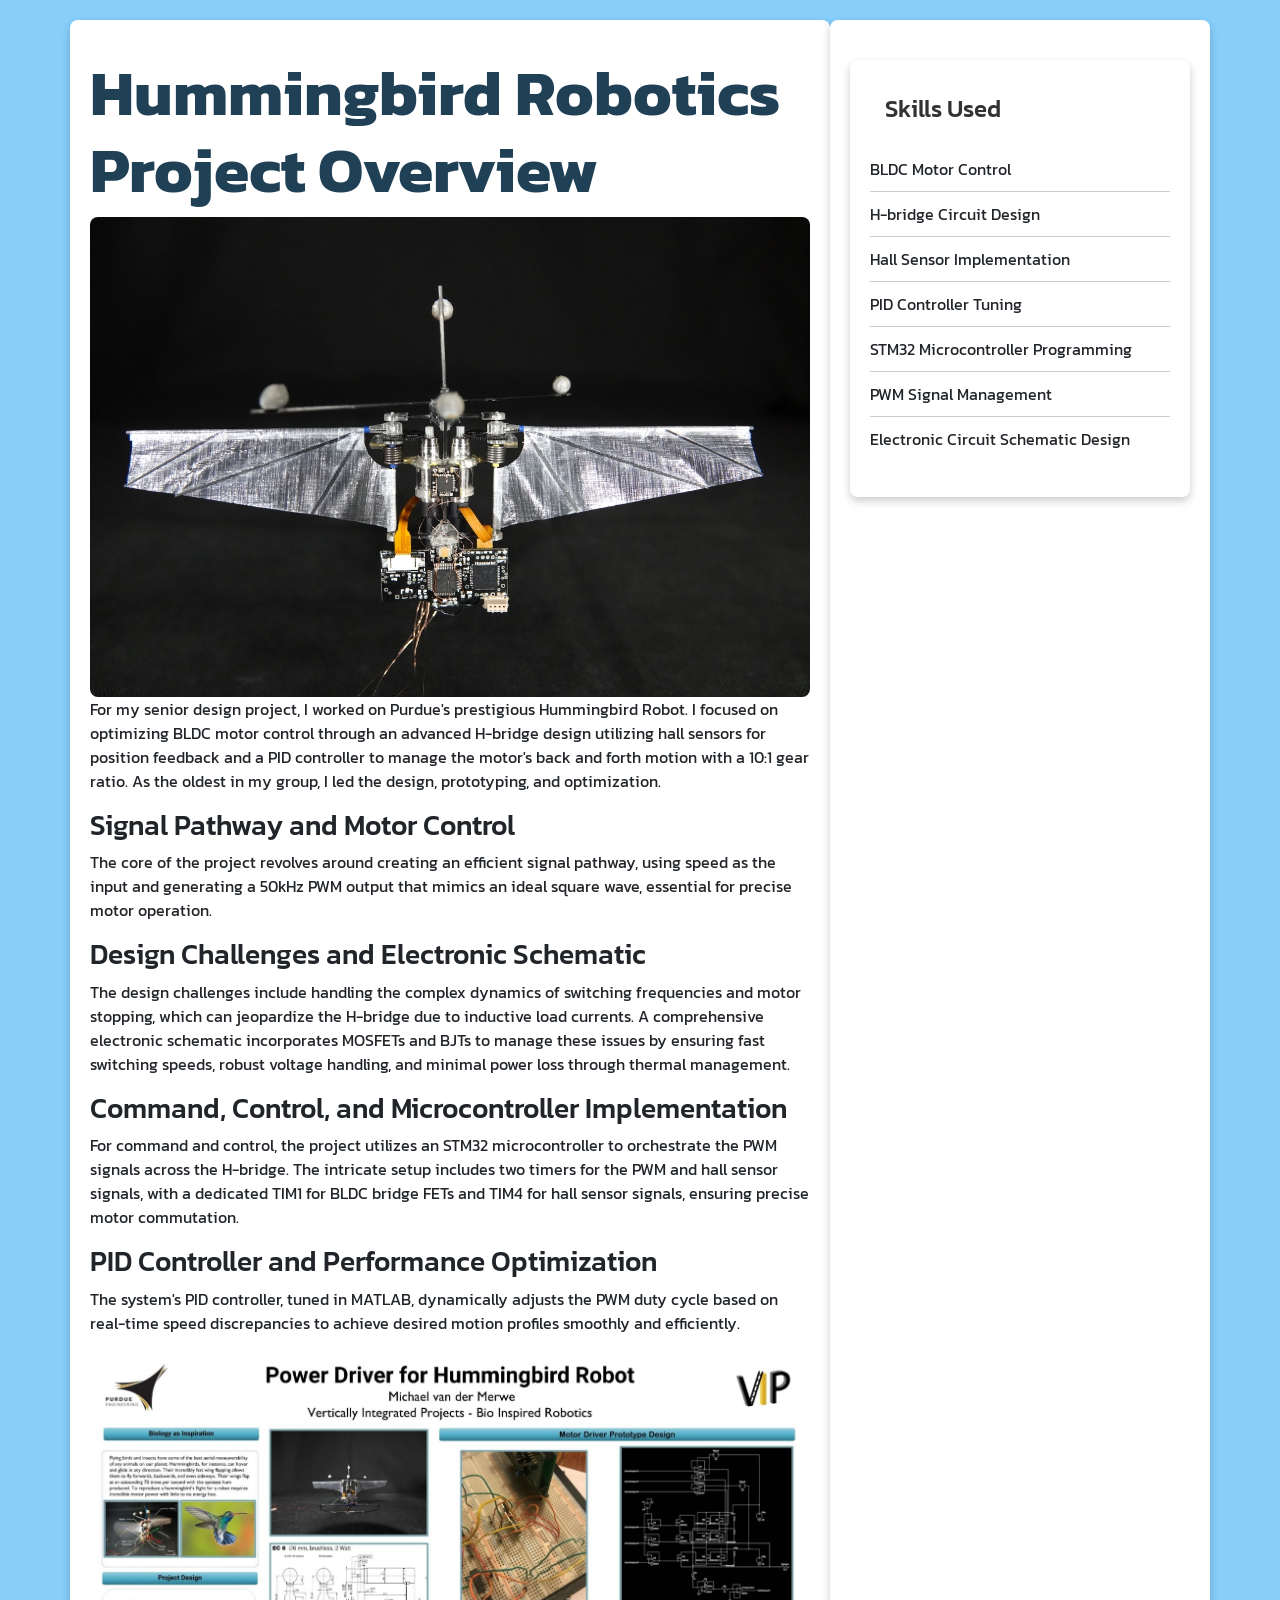
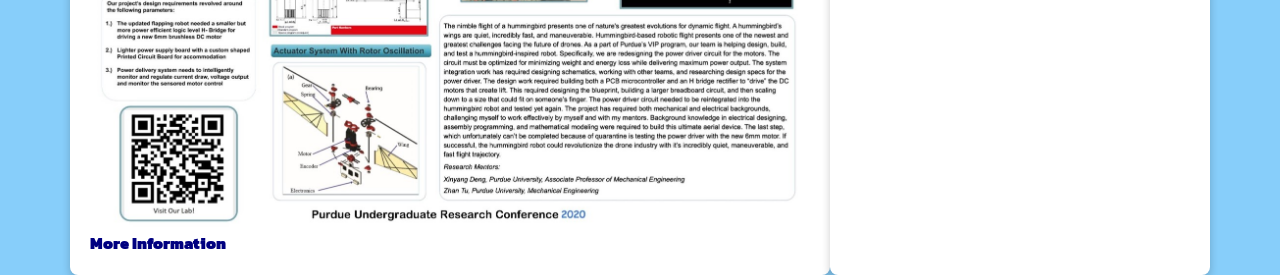
<file: projects/hummingbird.html>
<!DOCTYPE html>
<html lang="en">

<head>
    <meta charset="UTF-8">
    <meta http-equiv="X-UA-Compatible" content="IE=edge">
    <meta name="viewport" content="width=device-width, initial-scale=1.0, maximum-scale=1.0, user-scalable=0">
    <meta name="description" content="An assembly of Michael's personal life, interests, and hobbies.">
    <meta name="author" content="Michael van der Merwe">
    <link rel="stylesheet" type="text/css" href="../static/css/profile/main.css">
    <link rel="stylesheet" type="text/css" href="../static/css/profile/bootstrap.min.css">
    <link href="https://unpkg.com/aos@2.3.1/dist/aos.css" rel="stylesheet">
    <link rel="stylesheet" href="https://fonts.googleapis.com/css2?family=Kanit:wght@300">
    <link rel="shortcut icon" href="../static/favicon.ico">
    <link rel="stylesheet" href="https://cdnjs.cloudflare.com/ajax/libs/font-awesome/4.7.0/css/font-awesome.min.css">
    <link rel="stylesheet" href="../static/css/hummingbird/hummingbird.css">
    <title>Hummingbird Robotics Project Details</title>
</head>

<body>
<div class="container mainbody">
    <div class="row">
        <div class="col-md-8">
            <h1 class="headline">Hummingbird Robotics Project Overview</h1>
            <img src="../static/img/hummingbird2.jpg" alt="Hummingbird Robotics" class="header-image img-fluid">
            <p>For my senior design project, I worked on Purdue's prestigious Hummingbird Robot. I focused on optimizing BLDC motor control through an advanced H-bridge design utilizing hall sensors for position feedback and a PID controller to manage the motor's back and forth motion with a 10:1 gear ratio. As the oldest in my group, I led the design, prototyping, and optimization.</p>
            <h3>Signal Pathway and Motor Control</h3>
            <p>The core of the project revolves around creating an efficient signal pathway, using speed as the input and generating a 50kHz PWM output that mimics an ideal square wave, essential for precise motor operation.</p>
            <h3>Design Challenges and Electronic Schematic</h3>
            <p>The design challenges include handling the complex dynamics of switching frequencies and motor stopping, which can jeopardize the H-bridge due to inductive load currents. A comprehensive electronic schematic incorporates MOSFETs and BJTs to manage these issues by ensuring fast switching speeds, robust voltage handling, and minimal power loss through thermal management.</p>
            <h3>Command, Control, and Microcontroller Implementation</h3>
            <p>For command and control, the project utilizes an STM32 microcontroller to orchestrate the PWM signals across the H-bridge. The intricate setup includes two timers for the PWM and hall sensor signals, with a dedicated TIM1 for BLDC bridge FETs and TIM4 for hall sensor signals, ensuring precise motor commutation.</p>
            <h3>PID Controller and Performance Optimization</h3>
            <p>The system's PID controller, tuned in MATLAB, dynamically adjusts the PWM duty cycle based on real-time speed discrepancies to achieve desired motion profiles smoothly and efficiently.</p>
            <img src="../static/img/hummingbirdposter.jpg" alt="Hummingbird Project Poster" class="img-fluid">
            <a href="https://youtu.be/GCEbEL_EmyQ?si=bXYXMF0GbUpFzvmZ" class="more-info" target="_blank">More Information</a>
        </div>
        <div class="col-md-4">
            <div class="skills-container">
                <h2 class="headline2">Skills Used</h2>
                <ul>
                    <li>BLDC Motor Control</li>
                    <li>H-bridge Circuit Design</li>
                    <li>Hall Sensor Implementation</li>
                    <li>PID Controller Tuning</li>
                    <li>STM32 Microcontroller Programming</li>
                    <li>PWM Signal Management</li>
                    <li>Electronic Circuit Schematic Design</li>
                </ul>
            </div>
        </div>
    </div>
</div>

<script src="https://code.jquery.com/jquery-3.6.0.min.js"></script>
<script type="text/javascript" src="../static/scripts/profile/bootstrap.min.js"></script>
<script src="https://unpkg.com/aos@2.3.1/dist/aos.js"></script>
<script type="text/javascript" src="../static/scripts/profile/main.js"></script>
<script>
    AOS.init();
</script>
</body>

</html>
</file>
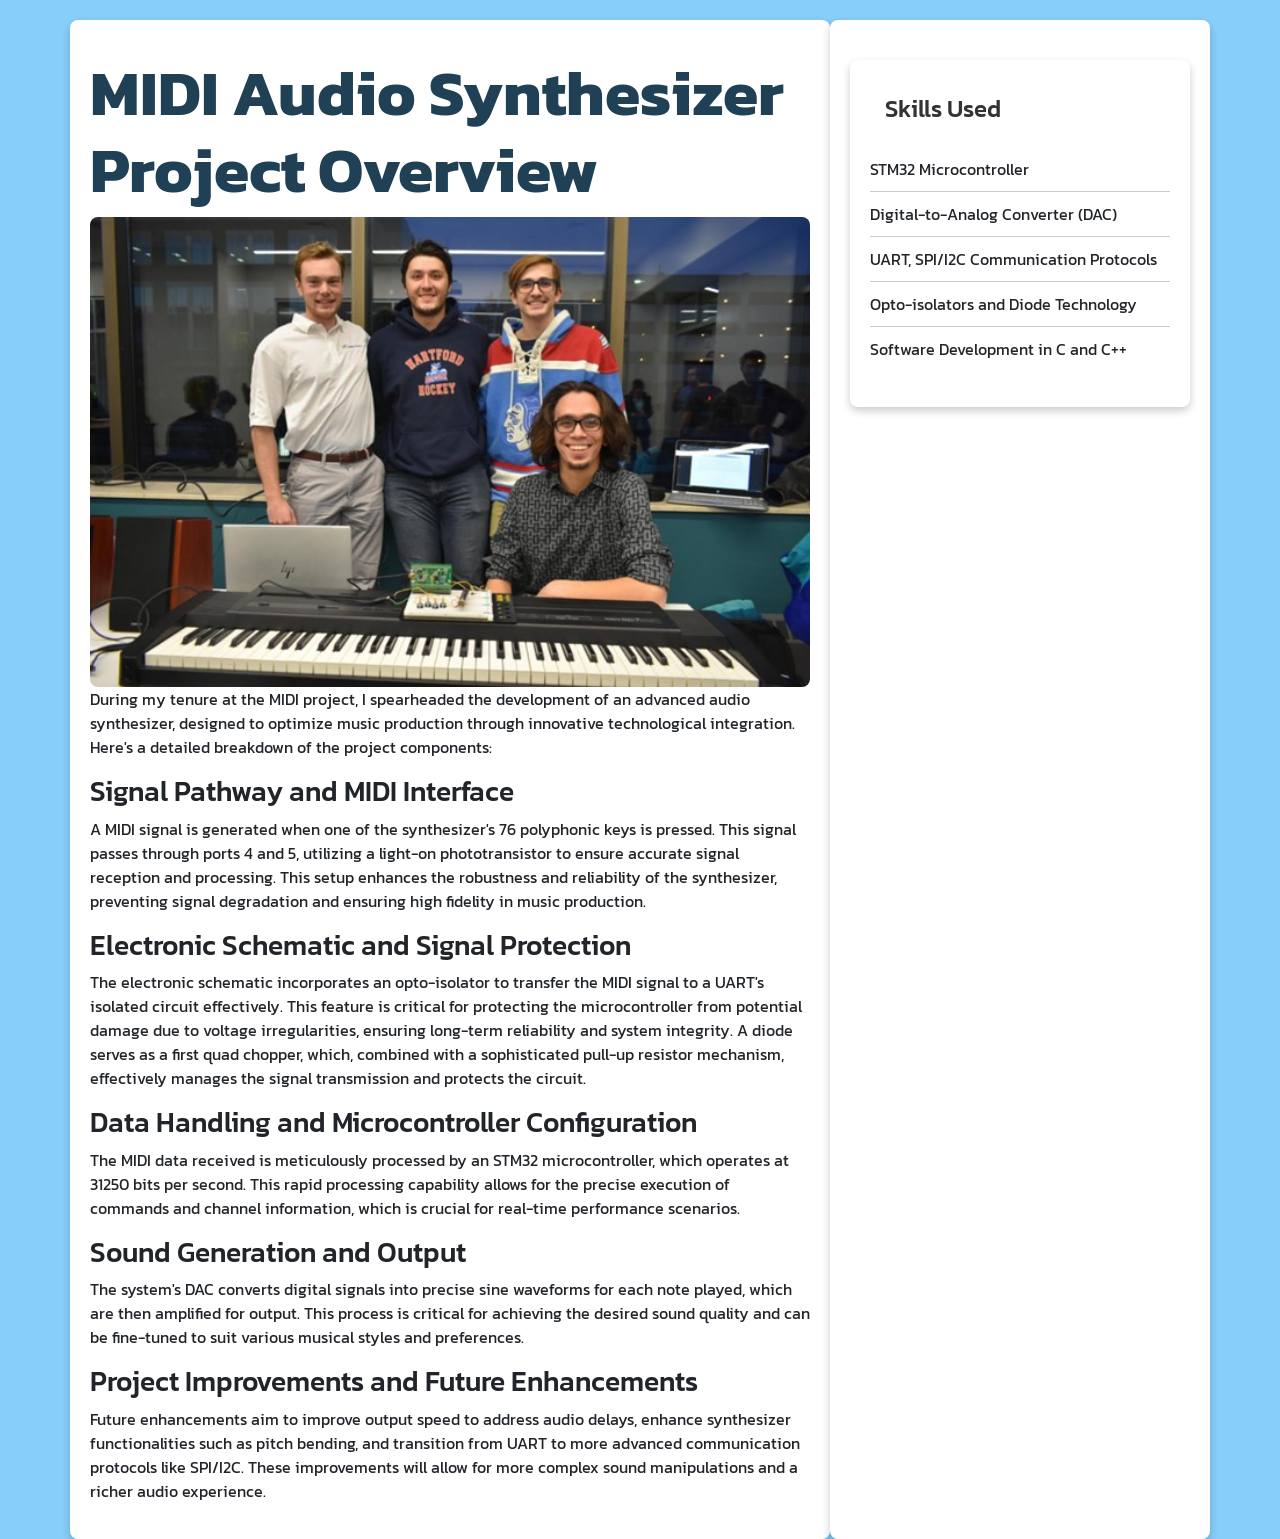
<file: projects/midi.html>
<!DOCTYPE html>
<html lang="en">

<head>
    <meta charset="UTF-8">
    <meta http-equiv="X-UA-Compatible" content="IE=edge">
    <meta name="viewport" content="width=device-width, initial-scale=1.0, maximum-scale=1.0, user-scalable=0">
    <meta name="description" content="An assembly of Michael's personal life, interests, and hobbies.">
    <meta name="author" content="Michael van der Merwe">
    <link rel="stylesheet" type="text/css" href="../static/css/profile/main.css">
    <link rel="stylesheet" type="text/css" href="../static/css/profile/bootstrap.min.css">
    <link href="https://unpkg.com/aos@2.3.1/dist/aos.css" rel="stylesheet">
    <link rel="stylesheet" href="https://fonts.googleapis.com/css2?family=Kanit:wght@300">
    <link rel="shortcut icon" href="../static/favicon.ico">
    <link rel="stylesheet" href="https://cdnjs.cloudflare.com/ajax/libs/font-awesome/4.7.0/css/font-awesome.min.css">
    <link rel="stylesheet" href="../static/css/midi/midi.css">
    <title>MIDI Audio Synthesizer Project Details</title>
</head>

<body>
<div class="container mainbody">
    <div class="row">
        <div class="col-md-8">
            <h1 class="headline">MIDI Audio Synthesizer Project Overview</h1>
            <img src="../static/img/midi2.jpg" alt="MIDI Synthesizer" class="header-image img-fluid">
            <p>During my tenure at the MIDI project, I spearheaded the development of an advanced audio synthesizer, designed to optimize music production through innovative technological integration. Here's a detailed breakdown of the project components:</p>

            <h3>Signal Pathway and MIDI Interface</h3>
            <p>A MIDI signal is generated when one of the synthesizer's 76 polyphonic keys is pressed. This signal passes through ports 4 and 5, utilizing a light-on phototransistor to ensure accurate signal reception and processing. This setup enhances the robustness and reliability of the synthesizer, preventing signal degradation and ensuring high fidelity in music production.</p>

            <h3>Electronic Schematic and Signal Protection</h3>
            <p>The electronic schematic incorporates an opto-isolator to transfer the MIDI signal to a UART's isolated circuit effectively. This feature is critical for protecting the microcontroller from potential damage due to voltage irregularities, ensuring long-term reliability and system integrity. A diode serves as a first quad chopper, which, combined with a sophisticated pull-up resistor mechanism, effectively manages the signal transmission and protects the circuit.</p>

            <h3>Data Handling and Microcontroller Configuration</h3>
            <p>The MIDI data received is meticulously processed by an STM32 microcontroller, which operates at 31250 bits per second. This rapid processing capability allows for the precise execution of commands and channel information, which is crucial for real-time performance scenarios.</p>

            <h3>Sound Generation and Output</h3>
            <p>The system's DAC converts digital signals into precise sine waveforms for each note played, which are then amplified for output. This process is critical for achieving the desired sound quality and can be fine-tuned to suit various musical styles and preferences.</p>

            <h3>Project Improvements and Future Enhancements</h3>
            <p>Future enhancements aim to improve output speed to address audio delays, enhance synthesizer functionalities such as pitch bending, and transition from UART to more advanced communication protocols like SPI/I2C. These improvements will allow for more complex sound manipulations and a richer audio experience.</p>
        </div>
        <div class="col-md-4">
            <div class="skills-container">
                <h2 class="headline2">Skills Used</h2>
                <ul>
                    <li>STM32 Microcontroller</li>
                    <li>Digital-to-Analog Converter (DAC)</li>
                    <li>UART, SPI/I2C Communication Protocols</li>
                    <li>Opto-isolators and Diode Technology</li>
                    <li>Software Development in C and C++</li>
                </ul>
            </div>
        </div>
    </div>
</div>

<script src="https://code.jquery.com/jquery-3.6.0.min.js"></script>
<script type="text/javascript" src="../static/scripts/profile/bootstrap.min.js"></script>
<script src="https://unpkg.com/aos@2.3.1/dist/aos.js"></script>
<script type="text/javascript" src="../static/scripts/profile/main.js"></script>
<script>
    AOS.init();
</script>
</body>

</html>
</file>
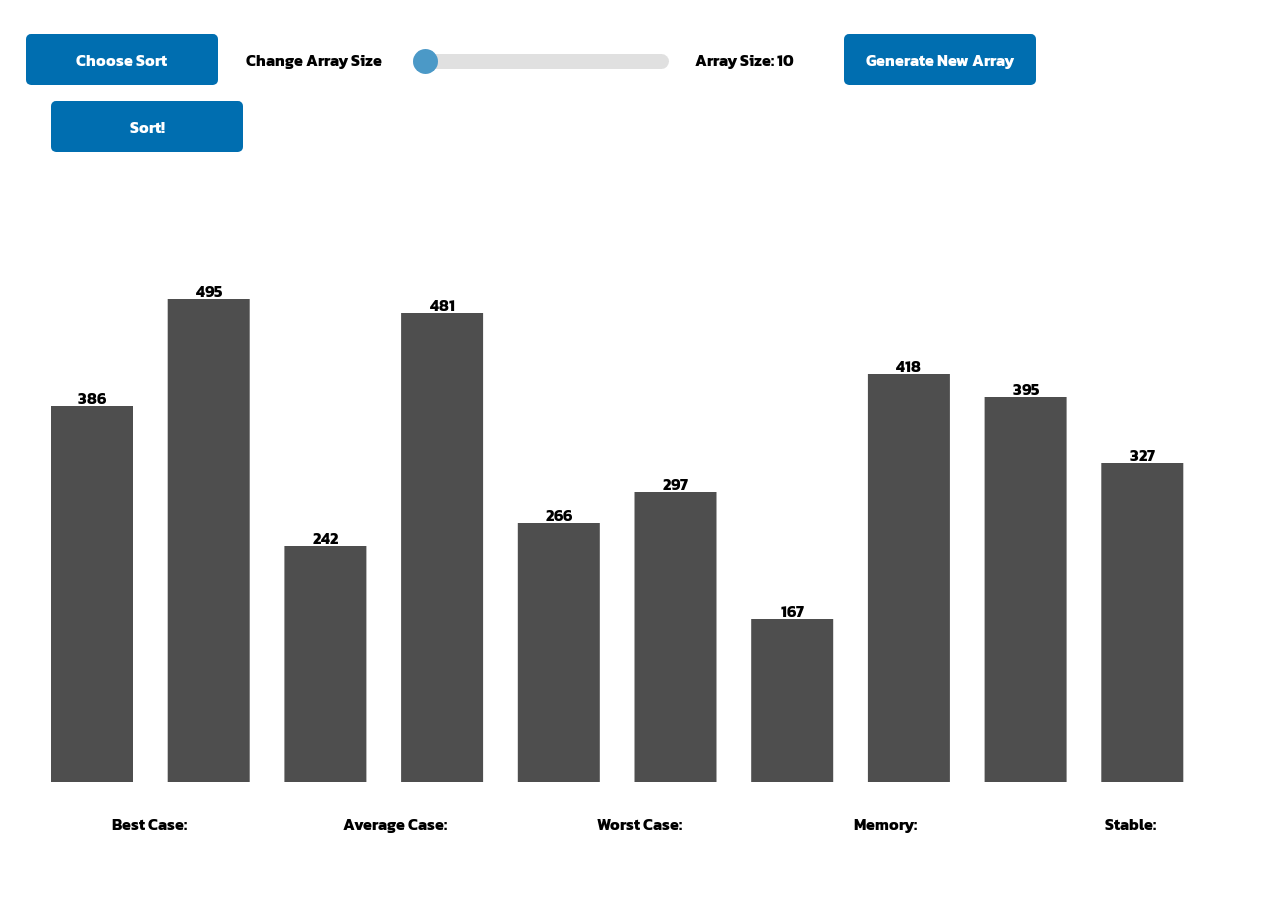
<file: projects/sorting.html>
<!DOCTYPE html>
<html lang="en">

<head>
    <meta charset="UTF-8">
    <meta http-equiv="X-UA-Compatible" content="IE=edge">
    <meta name="viewport" content="width=device-width, initial-scale=1.0, maximum-scale=1.0, user-scalable=0">
    <meta name="description" content="Sorting visualization tool">
    <meta name="author" content="Michael van der Merwe">
    <link rel="stylesheet" href="../static/css/sorting/sorting.css">
    <link rel="stylesheet" href="https://fonts.googleapis.com/css2?family=Kanit:wght@300" type="text/css">
    <link rel="shortcut icon" href="../static/favicon.ico">
    <title>Sorting Visualizer</title>
</head>

<body>

<div class="dropdown">
    <p class="dropbox" id="main button"></p>
    <div class="dropdown-content">
        <button name="submit_button" id="bubble">Bubble Sort</button>
        <button name="submit_button" id="selection">Selection Sort</button>
        <button name="submit_button" id="insertion">Insertion Sort</button>
        <button name="submit_button" id="quick">Quick Sort</button>
        <button name="submit_button" id="merge">Merge Sort</button>
        <button name="submit_button" id="heap">Heap Sort</button>
    </div>
</div>

<p class="instruct">Change Array Size</p>

<div class="slidecontainer">
    <input type="range" min="10" max="200" value="10" class="slider" id="myRange">
</div>

<p class="arraysize">Array Size: <span id="rangeReader"></span></p>

<button class="generate" id="regenerate">Generate New Array</button>

<button class="performSort" id="performSort">Sort!</button>

<div class="chartContainer" id="chartContainer"></div>

<table class="sortTable">
    <tr>
        <th>Best Case:</th>
        <th>Average Case:</th>
        <th>Worst Case:</th>
        <th>Memory:</th>
        <th>Stable:</th>
    </tr>
    <tr>
        <td id="bestcase"><sup id="sup1"></sup></td>
        <td id="averagecase"><sup id="sup2"></sup></td>
        <td id="worstcase"><sup id="sup3"></sup></td>
        <td id="memory"></td>
        <td id="stable"></td>
    </tr>
</table>

<script src="../static/scripts/sorting/sorting.js"></script>
<script src="../static/scripts/sorting/dynamic.js"></script>

</body>
</html>
</file>
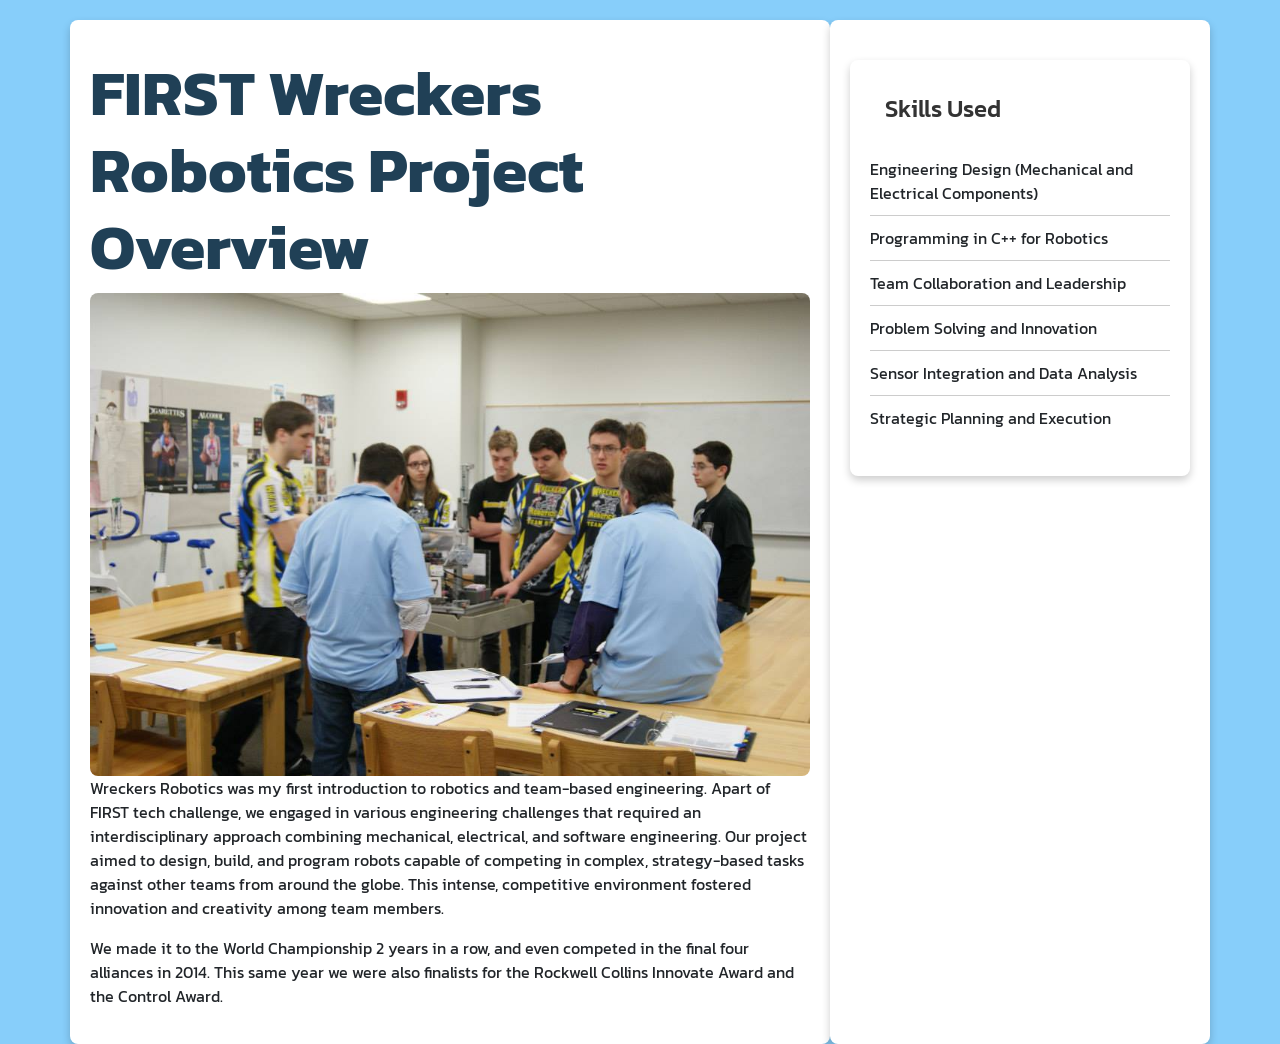
<file: projects/wreckers.html>
<!DOCTYPE html>
<html lang="en">

<head>
    <meta charset="UTF-8">
    <meta http-equiv="X-UA-Compatible" content="IE=edge">
    <meta name="viewport" content="width=device-width, initial-scale=1.0, maximum-scale=1.0, user-scalable=0">
    <meta name="description" content="An assembly of Michael's personal life, interests, and hobbies.">
    <meta name="author" content="Michael van der Merwe">
    <link rel="stylesheet" type="text/css" href="../static/css/profile/main.css">
    <link rel="stylesheet" type="text/css" href="../static/css/profile/bootstrap.min.css">
    <link href="https://unpkg.com/aos@2.3.1/dist/aos.css" rel="stylesheet">
    <link rel="stylesheet" href="https://fonts.googleapis.com/css2?family=Kanit:wght@300">
    <link rel="shortcut icon" href="../static/favicon.ico">
    <link rel="stylesheet" href="https://cdnjs.cloudflare.com/ajax/libs/font-awesome/4.7.0/css/font-awesome.min.css">
    <link rel="stylesheet" href="../static/css/wreckers/wreckers.css">
    <title>FIRST Wreckers Robotics Project Details</title>
</head>

<body>
<div class="container mainbody">
    <div class="row">
        <div class="col-md-8">
            <h1 class="headline">FIRST Wreckers Robotics Project Overview</h1>
            <img src="../static/img/wreckers12.jpg" alt="FIRST Wreckers Robotics" class="header-image img-fluid">
            <p>Wreckers Robotics was my first introduction to robotics and team-based engineering. Apart of FIRST tech challenge, we engaged in various engineering challenges that required an interdisciplinary approach combining mechanical, electrical, and software engineering. Our project aimed to design, build, and program robots capable of competing in complex, strategy-based tasks against other teams from around the globe. This intense, competitive environment fostered innovation and creativity among team members.</p>
            <p>We made it to the World Championship 2 years in a row, and even competed in the final four alliances in 2014. This same year we were also finalists for the Rockwell Collins Innovate Award and the Control Award.</p>
        </div>
        <div class="col-md-4">
            <div class="skills-container">
                <h2 class="headline2">Skills Used</h2>
                <ul>
                    <li>Engineering Design (Mechanical and Electrical Components)</li>
                    <li>Programming in C++ for Robotics</li>
                    <li>Team Collaboration and Leadership</li>
                    <li>Problem Solving and Innovation</li>
                    <li>Sensor Integration and Data Analysis</li>
                    <li>Strategic Planning and Execution</li>
                </ul>
            </div>
        </div>
    </div>
</div>

<script src="https://code.jquery.com/jquery-3.6.0.min.js"></script>
<script type="text/javascript" src="../static/scripts/profile/bootstrap.min.js"></script>
<script src="https://unpkg.com/aos@2.3.1/dist/aos.js"></script>
<script type="text/javascript" src="../static/scripts/profile/main.js"></script>
<script>
    AOS.init();
</script>
</body>

</html>
</file>
<file: static/css/profile/main.css>
html,
body {
  max-width: 100%;
  margin: 0;
  overflow-x: hidden;
  overflow-y: auto;
  background: #87CEFA !important; /* Light Sky Blue */
  font-weight: 500;
  font-family: 'kanit', sans-serif, arial, serif !important;
}


::selection {
  background: #FFA07A; /* WebKit/Blink Browsers */
}

::-moz-selection {
  background: #FFA07A; /* Gecko Browsers */
}

.bannertext {
    display: block;
    margin: 0 auto;
    text-align: center;
    z-index: 100;
    position: absolute;
    top: 50%;
    left: 50%;
    -webkit-transform: translate(-50%, -50%);
    -moz-transform: translate(-50%, -50%);
    -o-transform: translate(-50%, -50%);
    transform: translate(-50%, -50%);
    min-width: 320px;
  }

#logo{
    width: 220px;
    height: 220px;
    display: inline-block;
    opacity: 0.9;
    filter: alpha(opacity=90);
    cursor: pointer;
    border-radius: 50%;
}

.headline {
    margin-top: 15px !important;
    font-size: 4em;
    color: #F5FFFA;
    position: relative;
}

.headline2 {
    color: #1E90FF;
    font-size: 1.2em;
    padding: 15px;
}

.mainbody {
    z-index: 99;
    clear: both;
    display: block;
}

#introbanner {
    height: 100vh;
}

a {
    color: #000080 !important;
    font-weight: 1000;
}

a:hover {
  color: #535353 !important;
  cursor: pointer;
  text-decoration: none !important;
}

.major {
    text-transform: lowercase;
    font-size: 2em !important;
}

.minor {
  color: #2F4F4F;
  font-size: 1em !important;
}

.mainbody {
    margin-top: 5%;
}

i.introscroll {
    font-size: 2.5em;
    margin-top: 25%;
    opacity: 0.8;
    cursor: pointer;
}

.headline3 {
  margin-top: 5%;
  text-align: center;
}

.projectimage {
  opacity: 0.9;
  text-align: center;
  vertical-align: middle;
  border-radius: 50%;
  max-width: 80%;
  display: inline-block;
  position: relative;
  margin-top: 10%;
}

.pitem {
  margin-top: 5%;
  text-align: center;
  display: inline-block;
  margin-bottom: 6%;
  zoom: 1;
  letter-spacing: normal;
  word-spacing: normal;
  vertical-align: top;
  text-rendering: auto;
  padding-left: 5px;
  padding-right: 5px;
}

.projectname {
  margin-top: 20px;
  font-size: 1em;
  display: block;
}

.footer {
  margin-bottom: 0%;
  margin-top: 8%;
  padding: 0px;
  border-top: 2px solid #b0E0E6;
}

.navbar-default {
  background-color: #f3eee4  !important;
}

.navbar-text {
  display: block !important;
}

p.centrf {
  text-align: center;
  display: block;
  margin-top: 22px;
  font-size: 1.2em;
  padding:0px;
}

#tools {
  margin-top: 50px;
}

#toolitems {
  margin-top: 15px;
}

.logos {
  text-align: center;
  size:100px;
  margin-top:auto;
}

#photo_section {
  margin-top:75px;
}

.photo {
  margin-top: 5%;
  max-width: 80%;
}

.photo:hover {
  opacity:0.5;
  transition: 0.3s ease;
}

.fakein {
  color: #000080;
  font-weight: 700;
  cursor: pointer;
}

.fakein:hover {
  color: #ff0000
}

.img-fluid {
  object-position: center;
  max-height: 700px;
}

i.social {
  color: #fff;
  background: #191970;
  padding-top: 8px;
  height: 32px;
  width: 32px;
  border-radius: 25%
}

i.fa-envelope:hover {
  background: #ff0000;
}
i.fa-linkedin:hover {
  background: black;
}
i.fa-facebook:hover {
  background: #4267B2;
}
i.fa-spotify:hover {
  color: #1DB954;
  background: #535353;
}

@media screen and (min-width: 800px) {
  .pitema:nth-child(2),
  .minor.col-md-3:nth-child(3) {
    border: 1px solid #ddd;
    border-top: 0;
    border-bottom: 0;
  }

  .projectimage {
    max-width: 72%;
  }
  .projectname {
    margin-top: 20px;
    font-size: 1.4em;
  }
  .minor {
    font-size: 1.2em;
  }
  .pitem {
    margin-top: 0.2%;
    padding-right: 15px;
    padding-left: 15px;
  }
  p.centrf {
    left: 25%;
  }
  .headline3 {
    margin-top: 5%;
    text-align: center;
    margin-bottom: 3%;
  }
}

@media screen and (max-width: 800px) {
  .logos {
    text-align: center;
    size:100px;
    margin-top:15px;
  }
}
</file>
<file: static/css/hummingbird/hummingbird.css>
.container.mainbody {
    margin-top: 20px;
}

.header-image {
    width: 100%;
    height: auto;
    border-radius: 8px;
}

.row div {
    padding: 20px;
    background-color: #fff;
    border-radius: 8px;
    box-shadow: 0 4px 8px rgba(0,0,0,0.2);
}

.headline {
    color: #204056; /* A dark blue that should stand out against the background */
    font-weight: bold;
}

.skills-container {
    background-color: #f4f4f4;
    border-radius: 8px;
    box-shadow: 0 4px 8px rgba(0,0,0,0.1);
    margin-top: 20px;
}

.skills-container li:hover {
    background-color: #e8f0fe; /* Light blue background on hover */
    cursor: pointer;
}

.skills-container h2 {
    font-size: 1.5em;
    color: #333;
}

.skills-container ul {
    list-style: none;
    padding: 0;
}

.skills-container li {
    padding: 10px 0;
    border-bottom: 1px solid #ccc;
}

.skills-container li:last-child {
    border-bottom: none;
}
</file>
<file: static/css/midi/midi.css>
.container.mainbody {
    margin-top: 20px;
}

.header-image {
    width: 100%;
    height: auto;
    border-radius: 8px;
}

.row div {
    padding: 20px;
    background-color: #fff;
    border-radius: 8px;
    box-shadow: 0 4px 8px rgba(0,0,0,0.2);
}

.headline {
    color: #204056; /* A dark blue that should stand out against the background */
    font-weight: bold;
}

.skills-container {
    background-color: #f4f4f4;
    border-radius: 8px;
    box-shadow: 0 4px 8px rgba(0,0,0,0.1);
    margin-top: 20px;
}

.skills-container li:hover {
    background-color: #e8f0fe; /* Light blue background on hover */
    cursor: pointer;
}

.skills-container h2 {
    font-size: 1.5em;
    color: #333;
}

.skills-container ul {
    list-style: none;
    padding: 0;
}

.skills-container li {
    padding: 10px 0;
    border-bottom: 1px solid #ccc;
}

.skills-container li:last-child {
    border-bottom: none;
}
</file>
<file: static/css/sorting/sorting.css>
body {
  margin-top: 2vh;
  margin-left: 2vw;
  margin-right: 2vw;
  font-family: 'Kanit', sans-serif;
  font-size: 16px;
  font-weight: bold;
}

/* Dropdown Box */
.dropbox {
  background-color: #006EB0; /*Red Color -> now blue*/
  color: white;
  font-family: 'Kanit', sans-serif;
  font-size: 16px;
  font-weight: bold;
  text-align: center;


  padding-top: 1.5vh;
  padding-bottom: 1.5vh;
  width: 15vw;
  border: none;
  border-radius: 5px;
}

.dropdown {
  position: relative;
  display: inline-block;
}

/* Dropdown Content (Hidden by Default) */
.dropdown-content {
  display: none;
  position: absolute;
  background-color: #f1f1f1;  /* seashell */
  margin-top: -15px;
  font-size: 5vw;
  width: 15vw;
  box-shadow: 8px 8px 16px 0px rgba(0,0,0,0.2);
  z-index: 1;
}

/* Links inside the dropdown */
.dropdown-content button {
  font-family: 'Kanit', sans-serif;
  border: none;
  padding-top: 1vh;
  padding-bottom: 1vh;
  width: 15vw;
  text-align:center;
  text-decoration: none;
  display: block;
  font-size: 16px;
}

/* Change color of dropdown links on hover */
.dropdown-content button:hover {background-color: #BFECFF;}

/* Show the dropdown menu on hover */
.dropdown:hover .dropdown-content {display: block;}

/* Change the background color of the dropdown button when the dropbox content is shown */
.dropdown:hover .dropbox {background-color: #BFECFF;}


.instruct{
  display: inline-block;
  margin-left: 2vw;;
  font-size: 16px;
}

.slidecontainer {
  width: 20vw;
  display: inline-block;
  margin-left: 2vw;;
  position: relative;
  top: 3px;
}

/* The slider itself */
.slider {
  -webkit-appearance: none;  /* Override default CSS styles */
  appearance: none;

  width: 100%; /* Full-width */
  height: 15px; /* Specified height */
  object-position: 50% 100%;
  border-radius: 50px;

  background: #d3d3d3;
  outline: none;
  opacity: 0.7;
  -webkit-transition: .2s;
  transition: opacity .2s;
}

.slider:hover {
  opacity: 1;
}

/* slider circle */
.slider::-webkit-slider-thumb {
  -webkit-appearance: none;
  appearance: none;
  width: 25px;
  height: 25px;
  border-radius: 50px;


  background: #006EB0; /* Green background */
  cursor: pointer; /* Cursor on hover */
}

.slider::-moz-range-thumb {
  width: 25px; /* Set a specific slider handle width */
  height: 25px; /* Slider handle height */
  background: #60A3BF; /* Green background */
  cursor: pointer; /* Cursor on hover */
}

.arraysize {
  display: inline-block;
  margin-left: 2vw;
  width: 120px;
}

.generate {
  display: inline-block;
  background-color: #006EB0;
  color: white;
  font-family: 'Kanit', sans-serif;
  font-size: 16px;
  font-weight: bold;
  text-align: center;


  padding-top: 1.5vh;
  padding-bottom: 1.5vh;

  width: 15vw;
  border: none;
  border-radius: 5px;

  margin-left: 2vw;
}

.generate:hover {background-color: #BFECFF;}

.performSort {
  display: inline-block;
  background-color: #006EB0;
  color: white;
  font-family: 'Kanit', sans-serif;
  font-size: 16px;
  font-weight: bold;
  text-align: center;


  padding-top: 1.5vh;
  padding-bottom: 1.5vh;
  width: 15vw;
  border: none;
  border-radius: 5px;

  margin-left: 2vw;
}

.performSort:hover {background-color: #BFECFF;}   /* */

.chartContainer {
  margin-top:5vh;
  background-color: white;
  height: 65vh;
  margin-left:2vw;
  width: 95%;
  position: relative;
}

.block {
  background-color: rgb(78, 78, 78);
  border: black;
  position: absolute;
  align-self:center;
  bottom: 0px;
}

.block_id {
  position: absolute;
  color: black;
  margin-top: -20px;
  width: 100%;
  text-align: center;
}

.sortTable{
  width: 100%;
  margin-top: 3vh;
  text-align: center;
}

td{
  width: 20%;
}

@media screen and (max-width: 1000px) {
  .chartContainer {
    height: 50vh;
  }
}

@media screen and (max-width: 800px) {
  .chartContainer {
    height: 40vh;
  }
}
</file>
<file: static/css/wreckers/wreckers.css>
.container.mainbody {
    margin-top: 20px;
}

.header-image {
    width: 100%;
    height: auto;
    border-radius: 8px;
}

.row div {
    padding: 20px;
    background-color: #fff;
    border-radius: 8px;
    box-shadow: 0 4px 8px rgba(0,0,0,0.2);
}

.headline {
    color: #204056; /* A dark blue that should stand out against the background */
    font-weight: bold;
}

.skills-container {
    background-color: #f4f4f4;
    border-radius: 8px;
    box-shadow: 0 4px 8px rgba(0,0,0,0.1);
    margin-top: 20px;
}

.skills-container li:hover {
    background-color: #e8f0fe; /* Light blue background on hover */
    cursor: pointer;
}

.skills-container h2 {
    font-size: 1.5em;
    color: #333;
}

.skills-container ul {
    list-style: none;
    padding: 0;
}

.skills-container li {
    padding: 10px 0;
    border-bottom: 1px solid #ccc;
}

.skills-container li:last-child {
    border-bottom: none;
}
</file>
